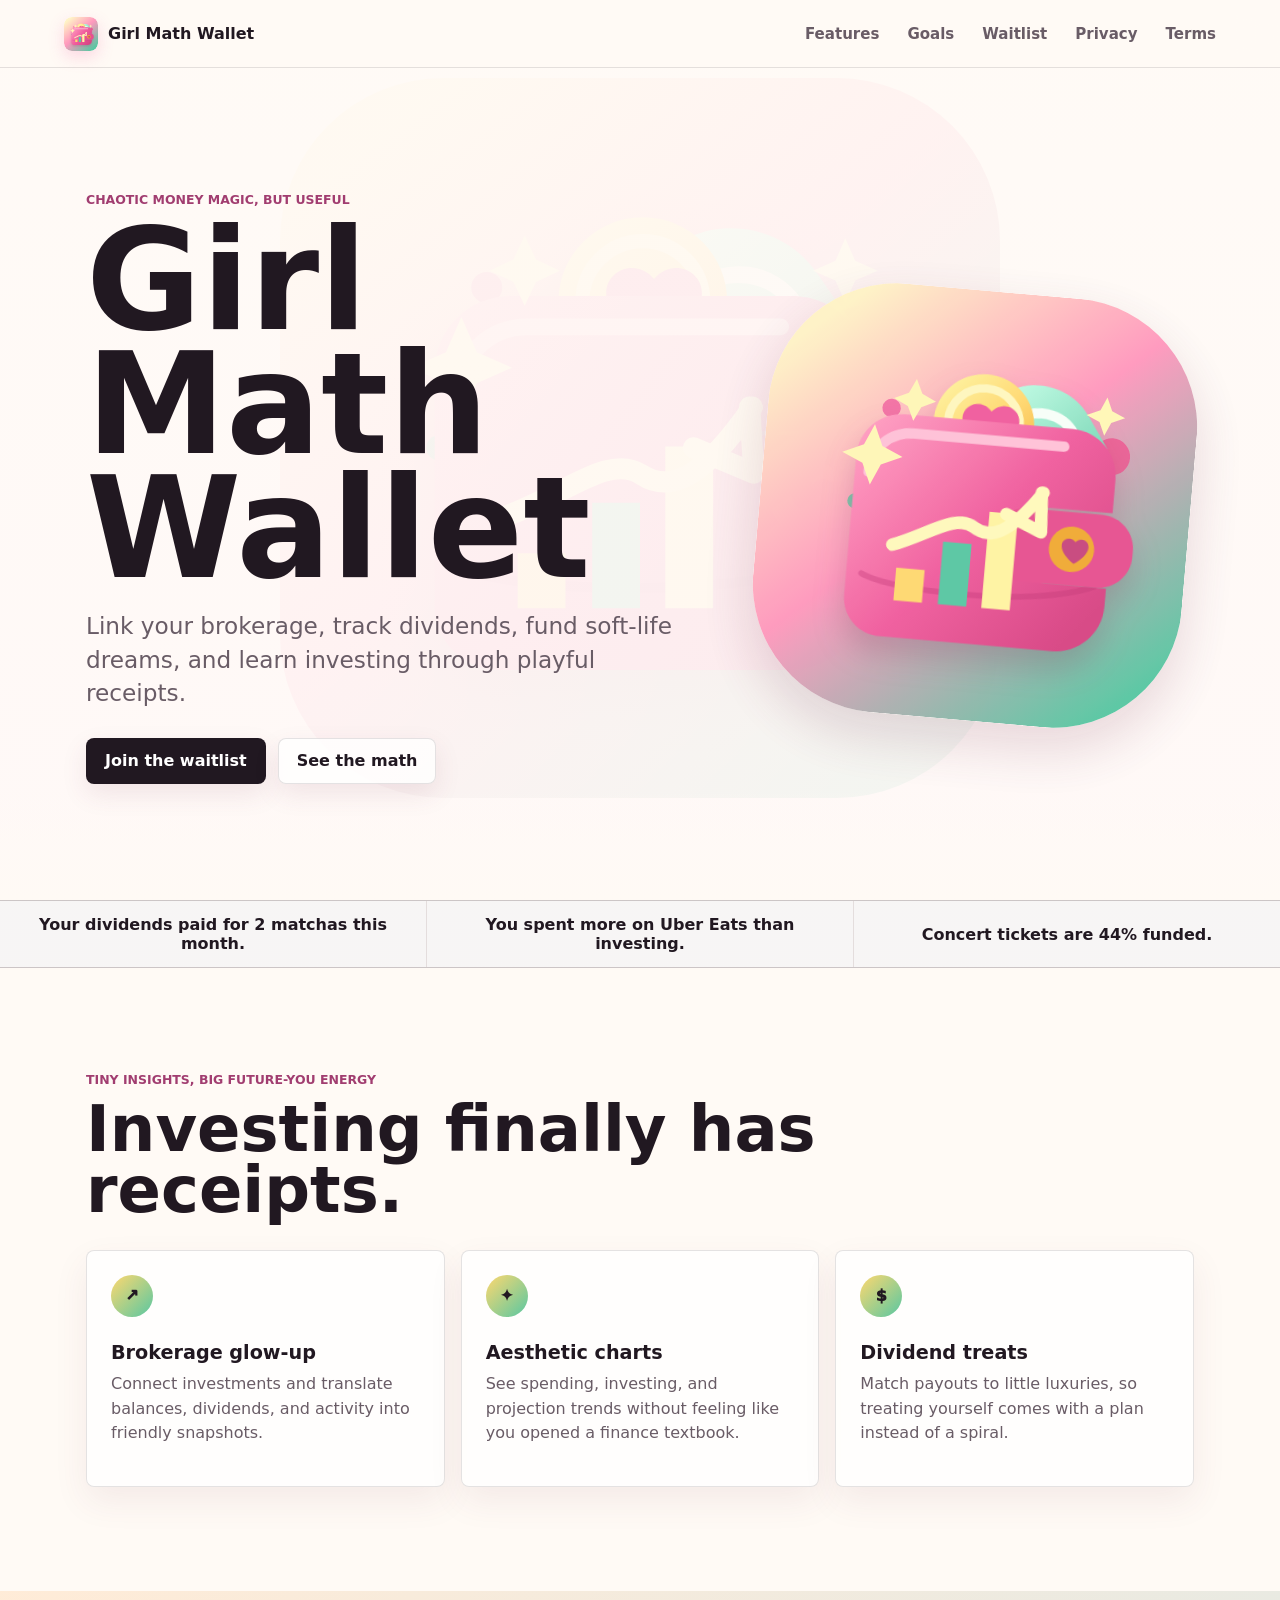
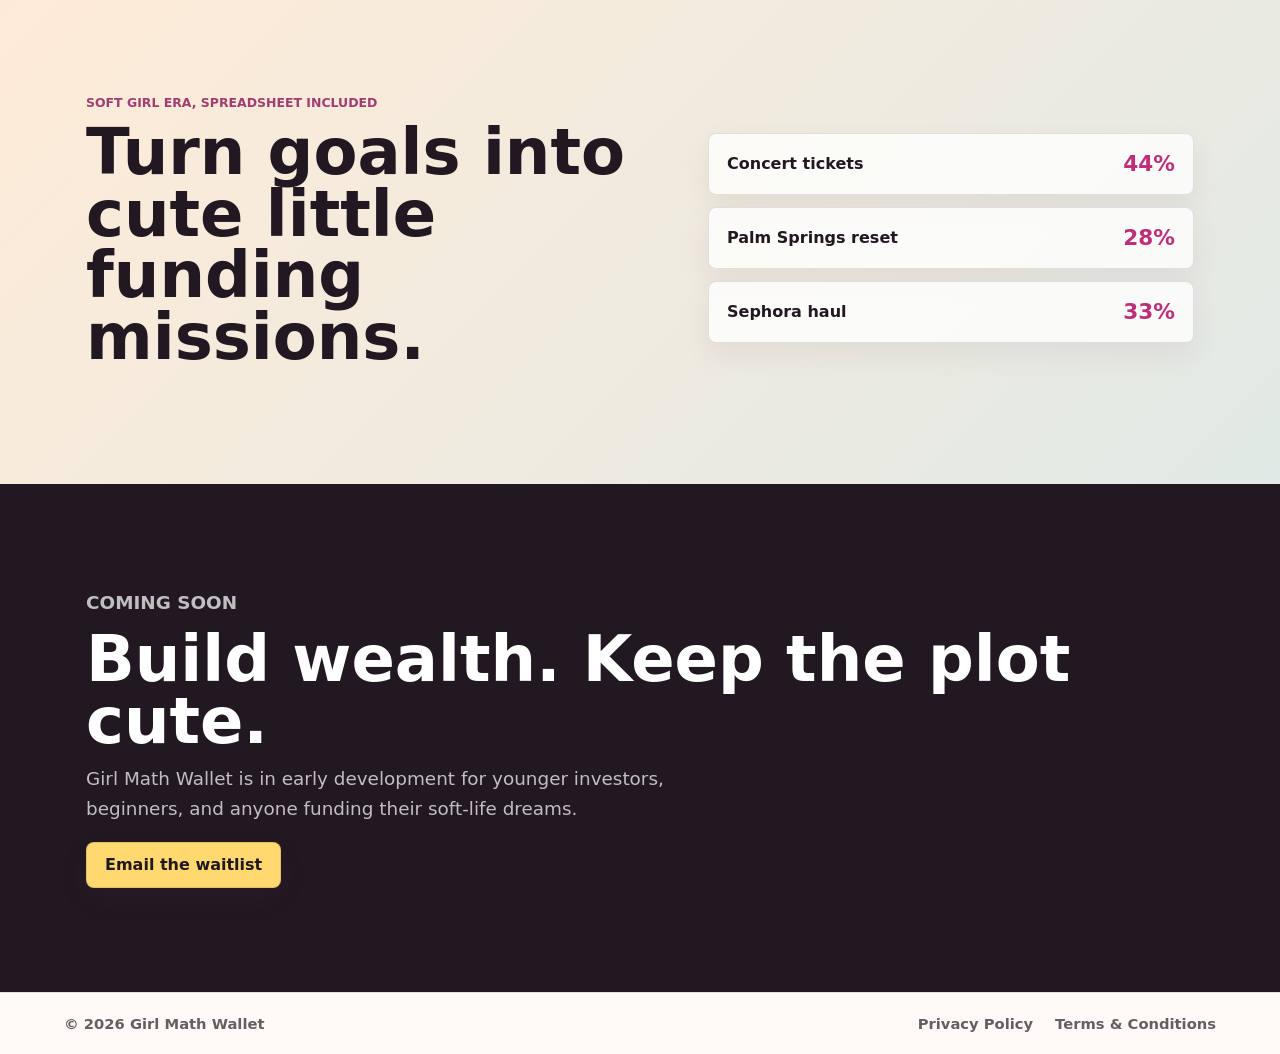
<file: index.html>
<!doctype html>
<html lang="en">
  <head>
    <meta charset="utf-8">
    <meta name="viewport" content="width=device-width, initial-scale=1">
    <meta name="description" content="Girl Math Wallet turns investing into chaotic, cute, and surprisingly useful money magic.">
    <title>Girl Math Wallet</title>
    <link rel="stylesheet" href="styles.css">
  </head>
  <body>
    <header class="site-header" aria-label="Primary">
      <a class="brand" href="#top" aria-label="Girl Math Wallet home">
        <img src="assets/girl-math-wallet-logo.svg" alt="" width="34" height="34">
        <span>Girl Math Wallet</span>
      </a>
      <nav aria-label="Site">
        <a href="#features">Features</a>
        <a href="#goals">Goals</a>
        <a href="#waitlist">Waitlist</a>
        <a href="privacy.html">Privacy</a>
        <a href="terms.html">Terms</a>
      </nav>
    </header>

    <main id="top">
      <section class="hero" aria-labelledby="hero-title">
        <img class="hero-art" src="assets/girl-math-wallet-logo.svg" alt="">
        <div class="hero-copy">
          <p class="eyebrow">Chaotic money magic, but useful</p>
          <h1 id="hero-title">Girl Math Wallet</h1>
          <p class="lede">
            Link your brokerage, track dividends, fund soft-life dreams, and learn investing through playful receipts.
          </p>
          <div class="hero-actions">
            <a class="button primary" href="#waitlist">Join the waitlist</a>
            <a class="button secondary" href="#features">See the math</a>
          </div>
        </div>
      </section>

      <section class="ticker" aria-label="Girl math examples">
        <span>Your dividends paid for 2 matchas this month.</span>
        <span>You spent more on Uber Eats than investing.</span>
        <span>Concert tickets are 44% funded.</span>
      </section>

      <section class="section" id="features" aria-labelledby="features-title">
        <div class="section-heading">
          <p class="eyebrow">Tiny insights, big future-you energy</p>
          <h2 id="features-title">Investing finally has receipts.</h2>
        </div>
        <div class="feature-grid">
          <article class="feature">
            <span class="icon">↗</span>
            <h3>Brokerage glow-up</h3>
            <p>Connect investments and translate balances, dividends, and activity into friendly snapshots.</p>
          </article>
          <article class="feature">
            <span class="icon">✦</span>
            <h3>Aesthetic charts</h3>
            <p>See spending, investing, and projection trends without feeling like you opened a finance textbook.</p>
          </article>
          <article class="feature">
            <span class="icon">$</span>
            <h3>Dividend treats</h3>
            <p>Match payouts to little luxuries, so treating yourself comes with a plan instead of a spiral.</p>
          </article>
        </div>
      </section>

      <section class="section dreams" id="goals" aria-labelledby="goals-title">
        <div>
          <p class="eyebrow">Soft girl era, spreadsheet included</p>
          <h2 id="goals-title">Turn goals into cute little funding missions.</h2>
        </div>
        <div class="goal-list" aria-label="Example goals">
          <div class="goal">
            <span>Concert tickets</span>
            <strong>44%</strong>
          </div>
          <div class="goal">
            <span>Palm Springs reset</span>
            <strong>28%</strong>
          </div>
          <div class="goal">
            <span>Sephora haul</span>
            <strong>33%</strong>
          </div>
        </div>
      </section>

      <section class="section waitlist" id="waitlist" aria-labelledby="waitlist-title">
        <p class="eyebrow">Coming soon</p>
        <h2 id="waitlist-title">Build wealth. Keep the plot cute.</h2>
        <p>Girl Math Wallet is in early development for younger investors, beginners, and anyone funding their soft-life dreams.</p>
        <a class="button primary" href="mailto:hello@girlmathwallet.app?subject=Girl%20Math%20Wallet%20Waitlist">Email the waitlist</a>
      </section>
    </main>

    <footer class="site-footer">
      <span>© 2026 Girl Math Wallet</span>
      <a href="privacy.html">Privacy Policy</a>
      <a href="terms.html">Terms & Conditions</a>
    </footer>
  </body>
</html>
</file>
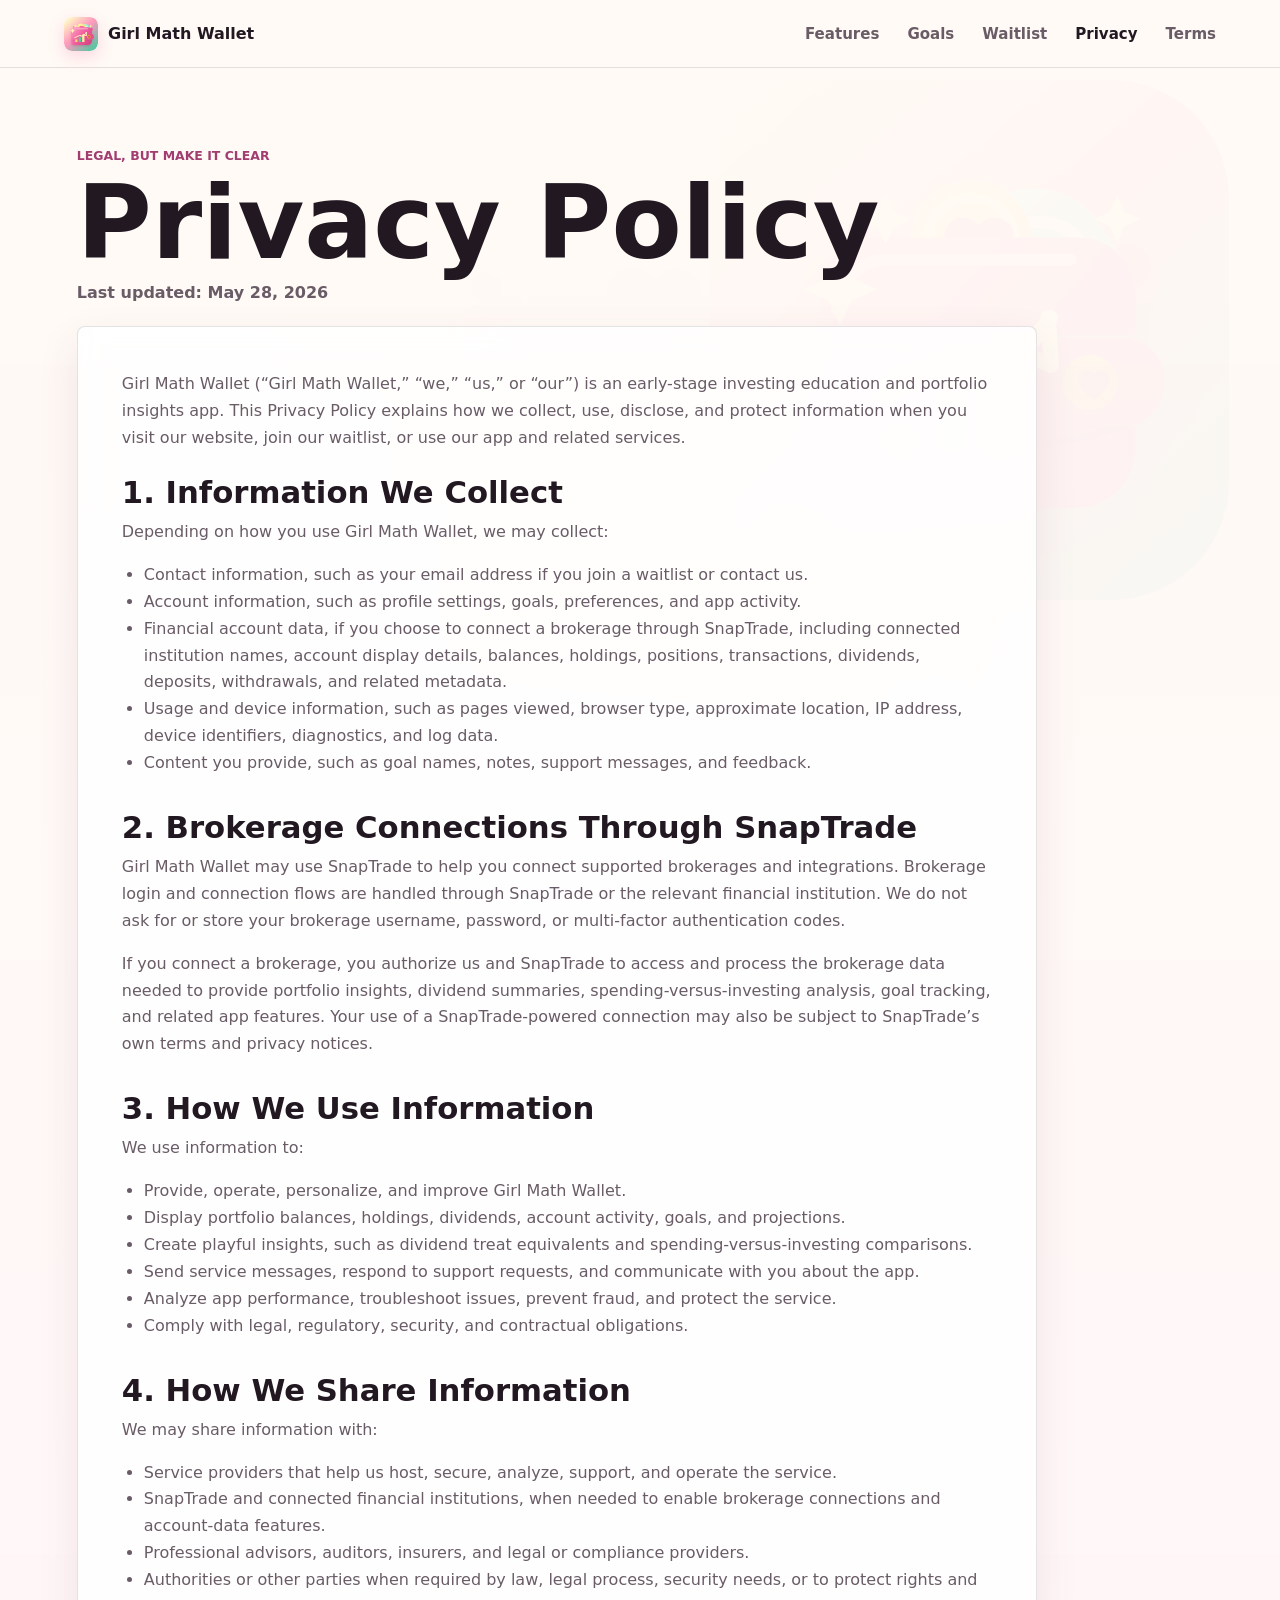
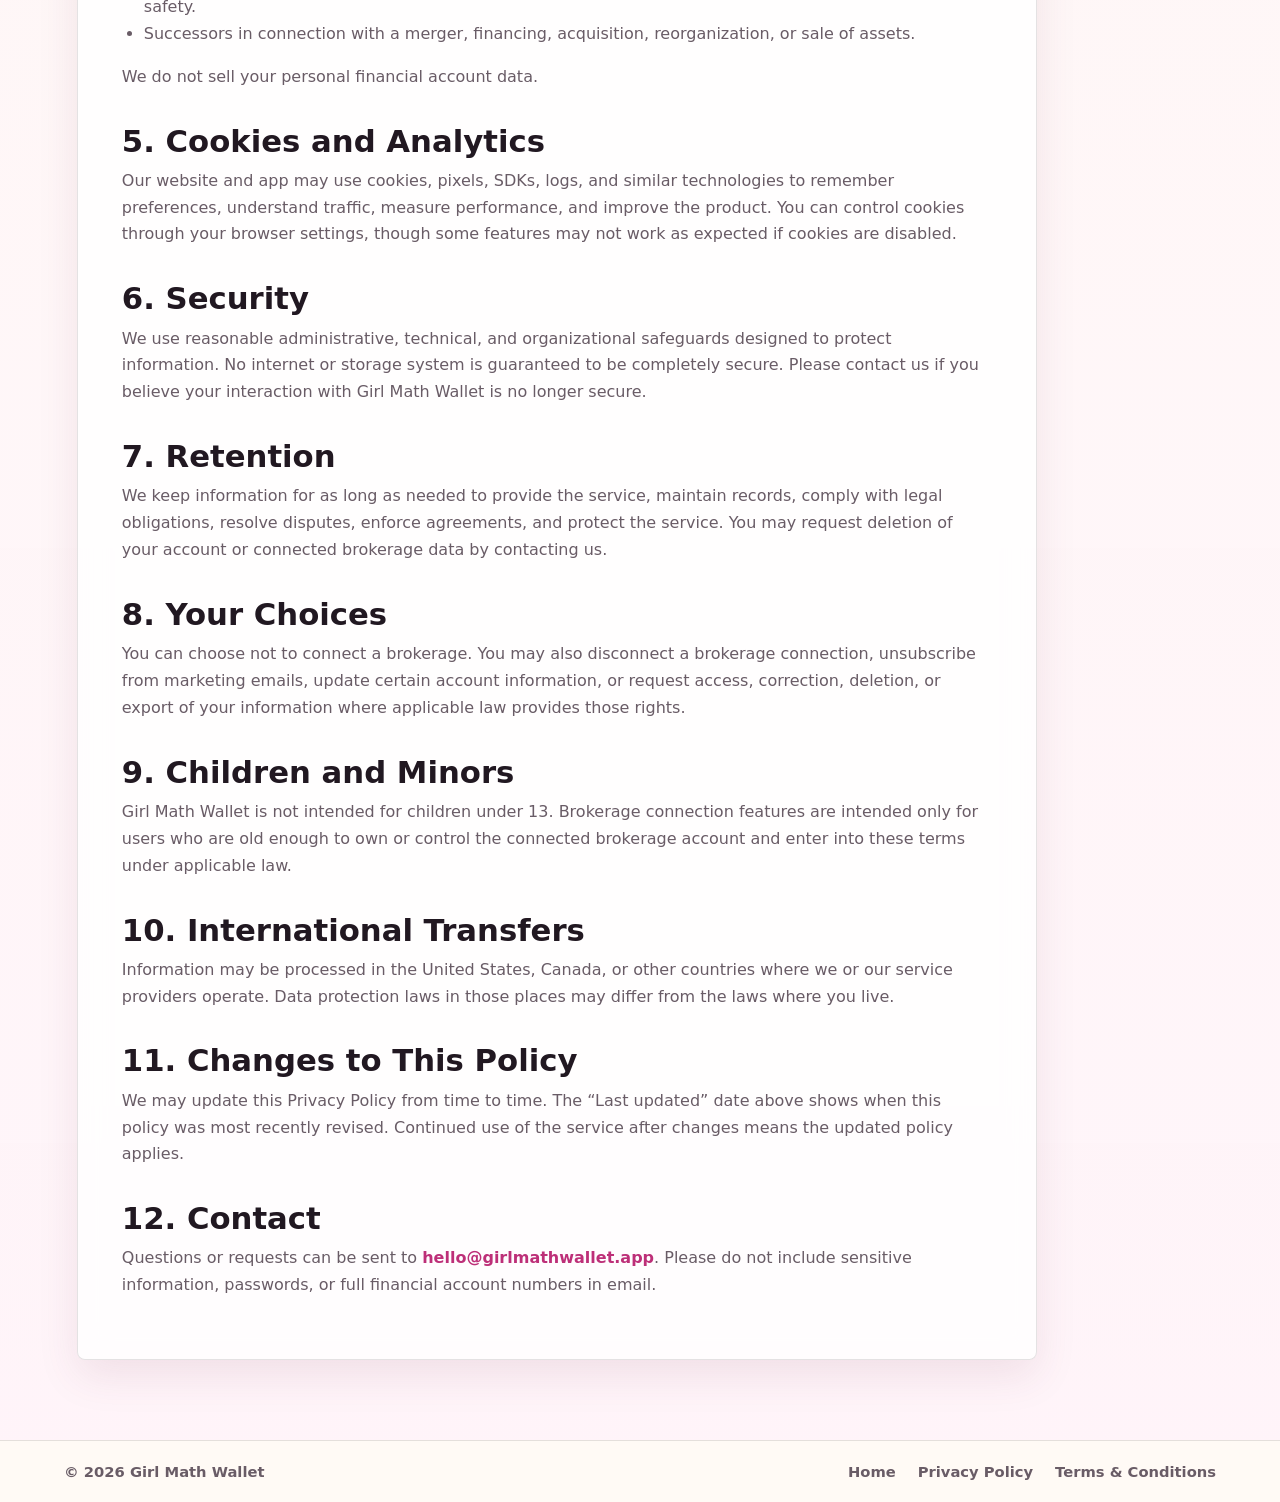
<file: privacy.html>
<!doctype html>
<html lang="en">
  <head>
    <meta charset="utf-8">
    <meta name="viewport" content="width=device-width, initial-scale=1">
    <meta name="description" content="Privacy Policy for Girl Math Wallet.">
    <title>Privacy Policy | Girl Math Wallet</title>
    <link rel="stylesheet" href="styles.css">
  </head>
  <body>
    <header class="site-header" aria-label="Primary">
      <a class="brand" href="index.html#top" aria-label="Girl Math Wallet home">
        <img src="assets/girl-math-wallet-logo.svg" alt="" width="34" height="34">
        <span>Girl Math Wallet</span>
      </a>
      <nav aria-label="Site">
        <a href="index.html#features">Features</a>
        <a href="index.html#goals">Goals</a>
        <a href="index.html#waitlist">Waitlist</a>
        <a href="privacy.html" aria-current="page">Privacy</a>
        <a href="terms.html">Terms</a>
      </nav>
    </header>

    <main class="legal-page">
      <section class="legal-hero">
        <p class="eyebrow">Legal, but make it clear</p>
        <h1>Privacy Policy</h1>
        <p>Last updated: May 28, 2026</p>
      </section>

      <article class="legal-card">
        <p>
          Girl Math Wallet (“Girl Math Wallet,” “we,” “us,” or “our”) is an early-stage investing education and portfolio insights app. This Privacy Policy explains how we collect, use, disclose, and protect information when you visit our website, join our waitlist, or use our app and related services.
        </p>

        <h2>1. Information We Collect</h2>
        <p>Depending on how you use Girl Math Wallet, we may collect:</p>
        <ul>
          <li>Contact information, such as your email address if you join a waitlist or contact us.</li>
          <li>Account information, such as profile settings, goals, preferences, and app activity.</li>
          <li>Financial account data, if you choose to connect a brokerage through SnapTrade, including connected institution names, account display details, balances, holdings, positions, transactions, dividends, deposits, withdrawals, and related metadata.</li>
          <li>Usage and device information, such as pages viewed, browser type, approximate location, IP address, device identifiers, diagnostics, and log data.</li>
          <li>Content you provide, such as goal names, notes, support messages, and feedback.</li>
        </ul>

        <h2>2. Brokerage Connections Through SnapTrade</h2>
        <p>
          Girl Math Wallet may use SnapTrade to help you connect supported brokerages and integrations. Brokerage login and connection flows are handled through SnapTrade or the relevant financial institution. We do not ask for or store your brokerage username, password, or multi-factor authentication codes.
        </p>
        <p>
          If you connect a brokerage, you authorize us and SnapTrade to access and process the brokerage data needed to provide portfolio insights, dividend summaries, spending-versus-investing analysis, goal tracking, and related app features. Your use of a SnapTrade-powered connection may also be subject to SnapTrade’s own terms and privacy notices.
        </p>

        <h2>3. How We Use Information</h2>
        <p>We use information to:</p>
        <ul>
          <li>Provide, operate, personalize, and improve Girl Math Wallet.</li>
          <li>Display portfolio balances, holdings, dividends, account activity, goals, and projections.</li>
          <li>Create playful insights, such as dividend treat equivalents and spending-versus-investing comparisons.</li>
          <li>Send service messages, respond to support requests, and communicate with you about the app.</li>
          <li>Analyze app performance, troubleshoot issues, prevent fraud, and protect the service.</li>
          <li>Comply with legal, regulatory, security, and contractual obligations.</li>
        </ul>

        <h2>4. How We Share Information</h2>
        <p>We may share information with:</p>
        <ul>
          <li>Service providers that help us host, secure, analyze, support, and operate the service.</li>
          <li>SnapTrade and connected financial institutions, when needed to enable brokerage connections and account-data features.</li>
          <li>Professional advisors, auditors, insurers, and legal or compliance providers.</li>
          <li>Authorities or other parties when required by law, legal process, security needs, or to protect rights and safety.</li>
          <li>Successors in connection with a merger, financing, acquisition, reorganization, or sale of assets.</li>
        </ul>
        <p>We do not sell your personal financial account data.</p>

        <h2>5. Cookies and Analytics</h2>
        <p>
          Our website and app may use cookies, pixels, SDKs, logs, and similar technologies to remember preferences, understand traffic, measure performance, and improve the product. You can control cookies through your browser settings, though some features may not work as expected if cookies are disabled.
        </p>

        <h2>6. Security</h2>
        <p>
          We use reasonable administrative, technical, and organizational safeguards designed to protect information. No internet or storage system is guaranteed to be completely secure. Please contact us if you believe your interaction with Girl Math Wallet is no longer secure.
        </p>

        <h2>7. Retention</h2>
        <p>
          We keep information for as long as needed to provide the service, maintain records, comply with legal obligations, resolve disputes, enforce agreements, and protect the service. You may request deletion of your account or connected brokerage data by contacting us.
        </p>

        <h2>8. Your Choices</h2>
        <p>
          You can choose not to connect a brokerage. You may also disconnect a brokerage connection, unsubscribe from marketing emails, update certain account information, or request access, correction, deletion, or export of your information where applicable law provides those rights.
        </p>

        <h2>9. Children and Minors</h2>
        <p>
          Girl Math Wallet is not intended for children under 13. Brokerage connection features are intended only for users who are old enough to own or control the connected brokerage account and enter into these terms under applicable law.
        </p>

        <h2>10. International Transfers</h2>
        <p>
          Information may be processed in the United States, Canada, or other countries where we or our service providers operate. Data protection laws in those places may differ from the laws where you live.
        </p>

        <h2>11. Changes to This Policy</h2>
        <p>
          We may update this Privacy Policy from time to time. The “Last updated” date above shows when this policy was most recently revised. Continued use of the service after changes means the updated policy applies.
        </p>

        <h2>12. Contact</h2>
        <p>
          Questions or requests can be sent to <a href="mailto:hello@girlmathwallet.app">hello@girlmathwallet.app</a>. Please do not include sensitive information, passwords, or full financial account numbers in email.
        </p>
      </article>
    </main>

    <footer class="site-footer">
      <span>© 2026 Girl Math Wallet</span>
      <a href="index.html">Home</a>
      <a href="privacy.html">Privacy Policy</a>
      <a href="terms.html">Terms & Conditions</a>
    </footer>
  </body>
</html>
</file>
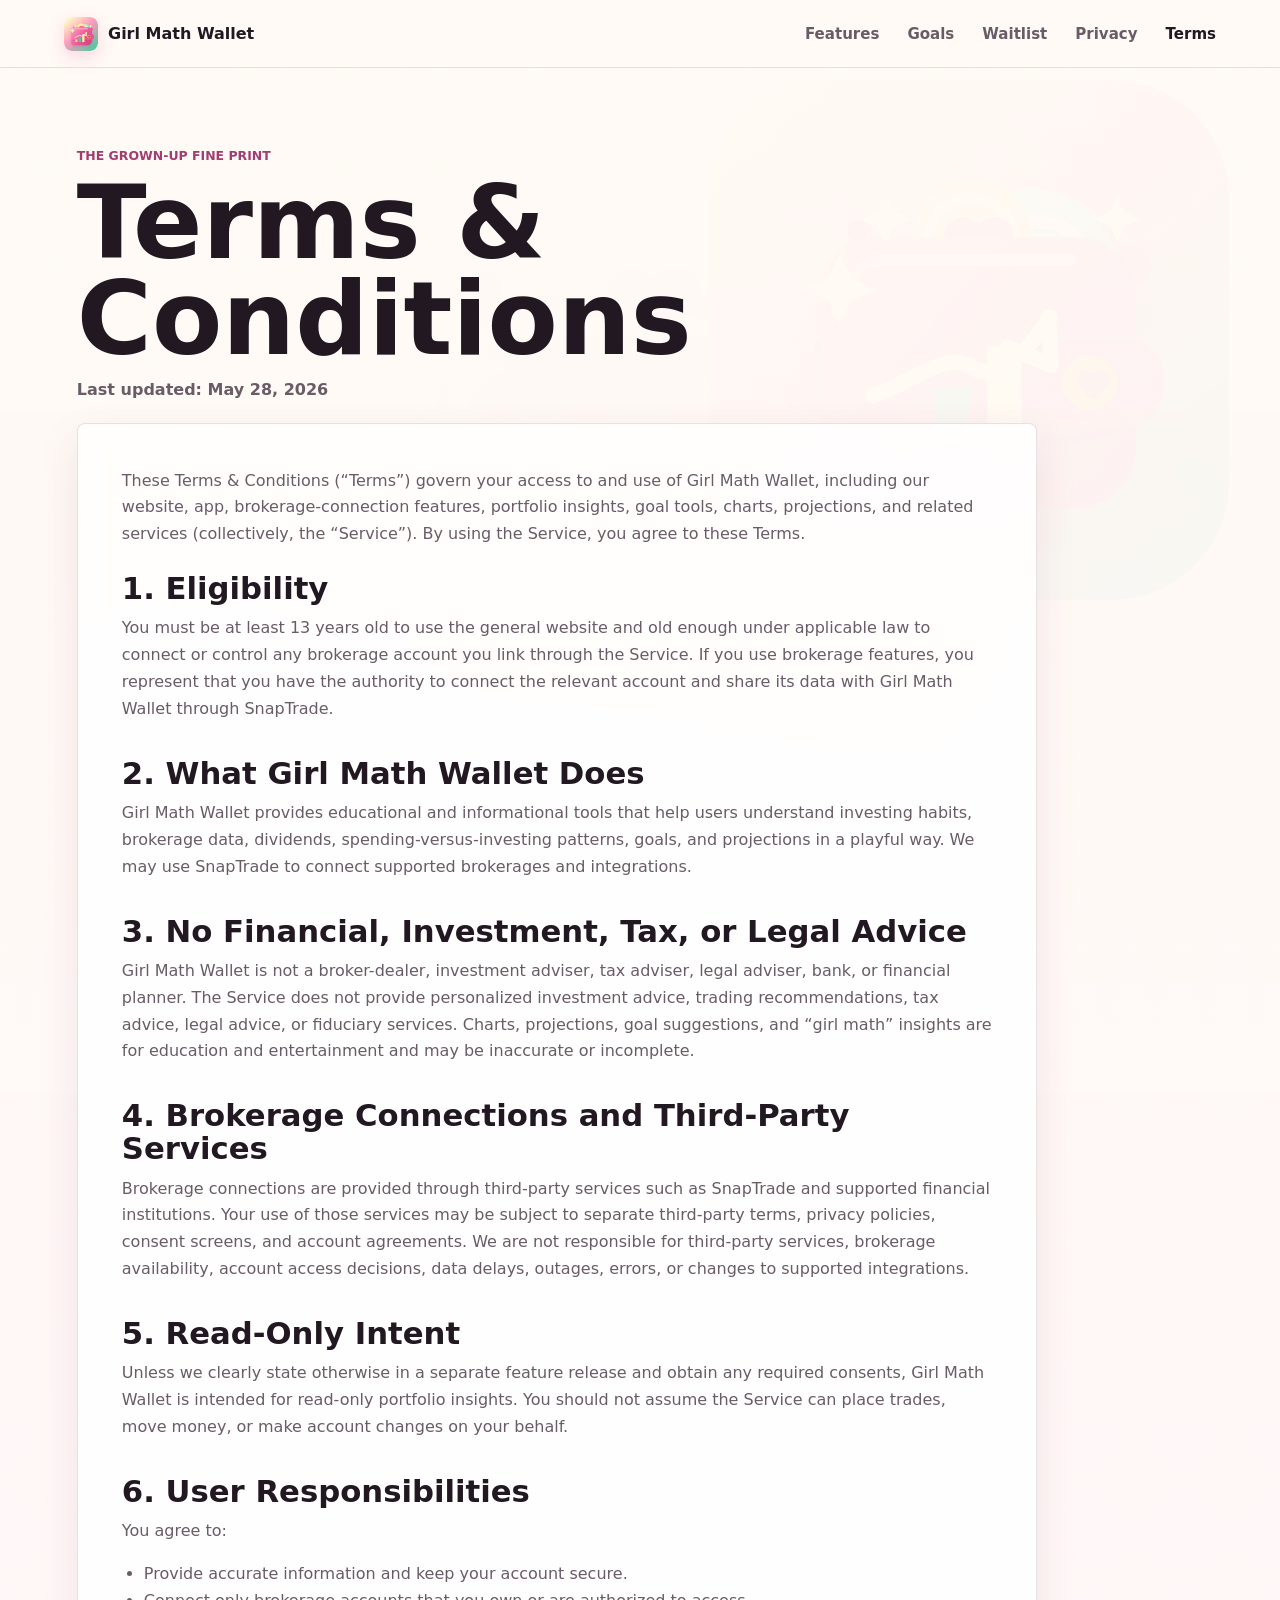
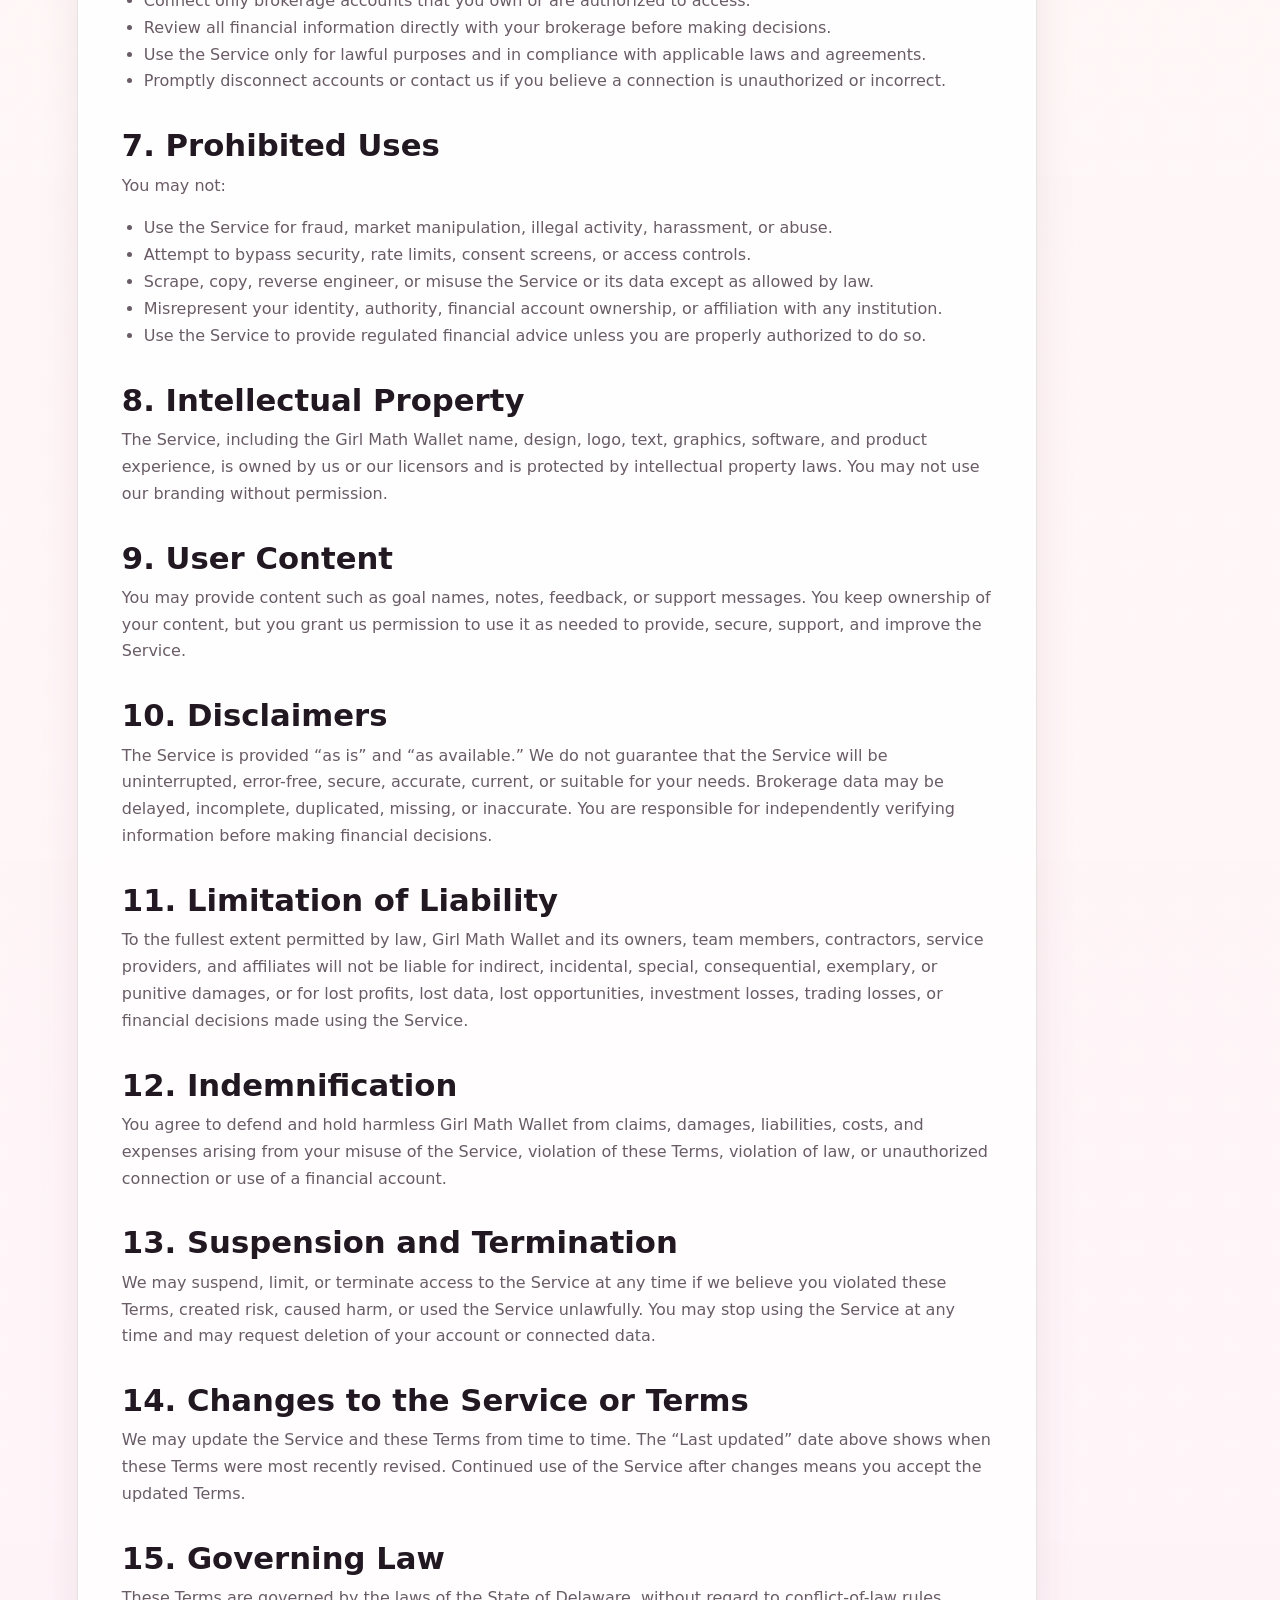
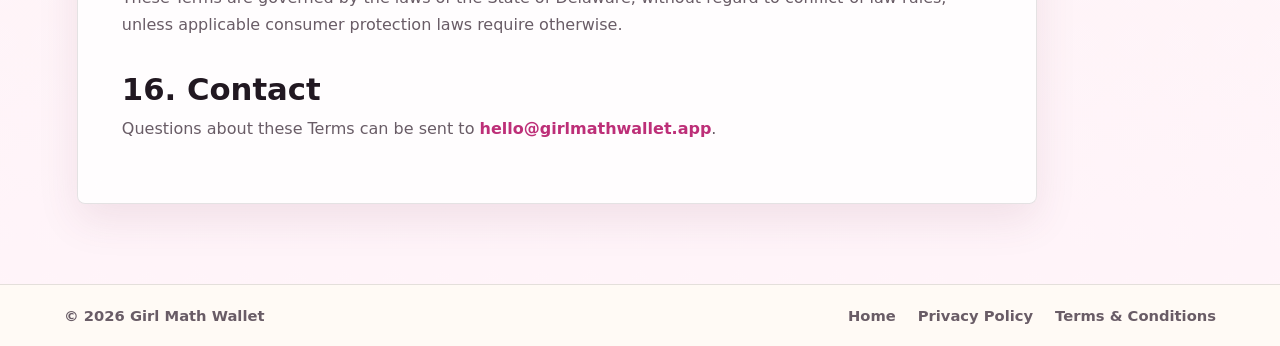
<file: terms.html>
<!doctype html>
<html lang="en">
  <head>
    <meta charset="utf-8">
    <meta name="viewport" content="width=device-width, initial-scale=1">
    <meta name="description" content="Terms and Conditions for Girl Math Wallet.">
    <title>Terms & Conditions | Girl Math Wallet</title>
    <link rel="stylesheet" href="styles.css">
  </head>
  <body>
    <header class="site-header" aria-label="Primary">
      <a class="brand" href="index.html#top" aria-label="Girl Math Wallet home">
        <img src="assets/girl-math-wallet-logo.svg" alt="" width="34" height="34">
        <span>Girl Math Wallet</span>
      </a>
      <nav aria-label="Site">
        <a href="index.html#features">Features</a>
        <a href="index.html#goals">Goals</a>
        <a href="index.html#waitlist">Waitlist</a>
        <a href="privacy.html">Privacy</a>
        <a href="terms.html" aria-current="page">Terms</a>
      </nav>
    </header>

    <main class="legal-page">
      <section class="legal-hero">
        <p class="eyebrow">The grown-up fine print</p>
        <h1>Terms & Conditions</h1>
        <p>Last updated: May 28, 2026</p>
      </section>

      <article class="legal-card">
        <p>
          These Terms & Conditions (“Terms”) govern your access to and use of Girl Math Wallet, including our website, app, brokerage-connection features, portfolio insights, goal tools, charts, projections, and related services (collectively, the “Service”). By using the Service, you agree to these Terms.
        </p>

        <h2>1. Eligibility</h2>
        <p>
          You must be at least 13 years old to use the general website and old enough under applicable law to connect or control any brokerage account you link through the Service. If you use brokerage features, you represent that you have the authority to connect the relevant account and share its data with Girl Math Wallet through SnapTrade.
        </p>

        <h2>2. What Girl Math Wallet Does</h2>
        <p>
          Girl Math Wallet provides educational and informational tools that help users understand investing habits, brokerage data, dividends, spending-versus-investing patterns, goals, and projections in a playful way. We may use SnapTrade to connect supported brokerages and integrations.
        </p>

        <h2>3. No Financial, Investment, Tax, or Legal Advice</h2>
        <p>
          Girl Math Wallet is not a broker-dealer, investment adviser, tax adviser, legal adviser, bank, or financial planner. The Service does not provide personalized investment advice, trading recommendations, tax advice, legal advice, or fiduciary services. Charts, projections, goal suggestions, and “girl math” insights are for education and entertainment and may be inaccurate or incomplete.
        </p>

        <h2>4. Brokerage Connections and Third-Party Services</h2>
        <p>
          Brokerage connections are provided through third-party services such as SnapTrade and supported financial institutions. Your use of those services may be subject to separate third-party terms, privacy policies, consent screens, and account agreements. We are not responsible for third-party services, brokerage availability, account access decisions, data delays, outages, errors, or changes to supported integrations.
        </p>

        <h2>5. Read-Only Intent</h2>
        <p>
          Unless we clearly state otherwise in a separate feature release and obtain any required consents, Girl Math Wallet is intended for read-only portfolio insights. You should not assume the Service can place trades, move money, or make account changes on your behalf.
        </p>

        <h2>6. User Responsibilities</h2>
        <p>You agree to:</p>
        <ul>
          <li>Provide accurate information and keep your account secure.</li>
          <li>Connect only brokerage accounts that you own or are authorized to access.</li>
          <li>Review all financial information directly with your brokerage before making decisions.</li>
          <li>Use the Service only for lawful purposes and in compliance with applicable laws and agreements.</li>
          <li>Promptly disconnect accounts or contact us if you believe a connection is unauthorized or incorrect.</li>
        </ul>

        <h2>7. Prohibited Uses</h2>
        <p>You may not:</p>
        <ul>
          <li>Use the Service for fraud, market manipulation, illegal activity, harassment, or abuse.</li>
          <li>Attempt to bypass security, rate limits, consent screens, or access controls.</li>
          <li>Scrape, copy, reverse engineer, or misuse the Service or its data except as allowed by law.</li>
          <li>Misrepresent your identity, authority, financial account ownership, or affiliation with any institution.</li>
          <li>Use the Service to provide regulated financial advice unless you are properly authorized to do so.</li>
        </ul>

        <h2>8. Intellectual Property</h2>
        <p>
          The Service, including the Girl Math Wallet name, design, logo, text, graphics, software, and product experience, is owned by us or our licensors and is protected by intellectual property laws. You may not use our branding without permission.
        </p>

        <h2>9. User Content</h2>
        <p>
          You may provide content such as goal names, notes, feedback, or support messages. You keep ownership of your content, but you grant us permission to use it as needed to provide, secure, support, and improve the Service.
        </p>

        <h2>10. Disclaimers</h2>
        <p>
          The Service is provided “as is” and “as available.” We do not guarantee that the Service will be uninterrupted, error-free, secure, accurate, current, or suitable for your needs. Brokerage data may be delayed, incomplete, duplicated, missing, or inaccurate. You are responsible for independently verifying information before making financial decisions.
        </p>

        <h2>11. Limitation of Liability</h2>
        <p>
          To the fullest extent permitted by law, Girl Math Wallet and its owners, team members, contractors, service providers, and affiliates will not be liable for indirect, incidental, special, consequential, exemplary, or punitive damages, or for lost profits, lost data, lost opportunities, investment losses, trading losses, or financial decisions made using the Service.
        </p>

        <h2>12. Indemnification</h2>
        <p>
          You agree to defend and hold harmless Girl Math Wallet from claims, damages, liabilities, costs, and expenses arising from your misuse of the Service, violation of these Terms, violation of law, or unauthorized connection or use of a financial account.
        </p>

        <h2>13. Suspension and Termination</h2>
        <p>
          We may suspend, limit, or terminate access to the Service at any time if we believe you violated these Terms, created risk, caused harm, or used the Service unlawfully. You may stop using the Service at any time and may request deletion of your account or connected data.
        </p>

        <h2>14. Changes to the Service or Terms</h2>
        <p>
          We may update the Service and these Terms from time to time. The “Last updated” date above shows when these Terms were most recently revised. Continued use of the Service after changes means you accept the updated Terms.
        </p>

        <h2>15. Governing Law</h2>
        <p>
          These Terms are governed by the laws of the State of Delaware, without regard to conflict-of-law rules, unless applicable consumer protection laws require otherwise.
        </p>

        <h2>16. Contact</h2>
        <p>
          Questions about these Terms can be sent to <a href="mailto:hello@girlmathwallet.app">hello@girlmathwallet.app</a>.
        </p>
      </article>
    </main>

    <footer class="site-footer">
      <span>© 2026 Girl Math Wallet</span>
      <a href="index.html">Home</a>
      <a href="privacy.html">Privacy Policy</a>
      <a href="terms.html">Terms & Conditions</a>
    </footer>
  </body>
</html>
</file>
<file: styles.css>
:root {
  color-scheme: light;
  --ink: #211821;
  --muted: #695c66;
  --rose: #f05c9d;
  --coral: #ff8066;
  --mint: #58c7a2;
  --butter: #ffd86f;
  --paper: #fffaf5;
  --shell: #fff1f5;
  --line: rgba(33, 24, 33, 0.12);
  --shadow: 0 22px 55px rgba(115, 47, 76, 0.18);
}

* {
  box-sizing: border-box;
}

html {
  scroll-behavior: smooth;
}

body {
  margin: 0;
  color: var(--ink);
  font-family: Inter, ui-sans-serif, system-ui, -apple-system, BlinkMacSystemFont, "Segoe UI", sans-serif;
  background:
    linear-gradient(180deg, rgba(255, 250, 245, 0.92), rgba(255, 244, 249, 0.96)),
    url("assets/girl-math-wallet-logo.svg") center 78px / min(62vw, 720px) no-repeat fixed;
}

a {
  color: inherit;
  text-decoration: none;
}

.site-header {
  position: sticky;
  top: 0;
  z-index: 10;
  display: flex;
  align-items: center;
  justify-content: space-between;
  gap: 24px;
  min-height: 68px;
  padding: 14px clamp(18px, 5vw, 64px);
  background: rgba(255, 250, 245, 0.78);
  border-bottom: 1px solid var(--line);
  backdrop-filter: blur(18px);
}

.brand,
nav,
.hero-actions {
  display: flex;
  align-items: center;
}

.brand {
  gap: 10px;
  font-weight: 800;
}

.brand img {
  border-radius: 8px;
  box-shadow: 0 6px 16px rgba(240, 92, 157, 0.22);
}

nav {
  gap: clamp(12px, 3vw, 28px);
  color: var(--muted);
  font-size: 0.94rem;
  font-weight: 700;
}

nav a:hover {
  color: var(--ink);
}

nav a[aria-current="page"] {
  color: var(--ink);
}

.hero {
  position: relative;
  min-height: calc(100svh - 68px);
  display: grid;
  align-items: center;
  padding: clamp(42px, 8vw, 92px) clamp(22px, 7vw, 86px) 84px;
  overflow: hidden;
}

.hero::after {
  content: "";
  position: absolute;
  inset: auto 0 0;
  height: 112px;
  background: linear-gradient(180deg, rgba(255, 250, 245, 0), var(--paper));
  pointer-events: none;
}

.hero-art {
  position: absolute;
  right: clamp(10px, 7vw, 96px);
  top: 50%;
  width: min(42vw, 430px);
  max-width: 430px;
  border-radius: 30%;
  box-shadow: var(--shadow);
  transform: translateY(-45%) rotate(5deg);
  opacity: 0.96;
}

.hero-copy {
  position: relative;
  z-index: 1;
  max-width: 680px;
}

.eyebrow {
  margin: 0 0 12px;
  color: #a13d70;
  font-size: 0.78rem;
  font-weight: 900;
  letter-spacing: 0;
  text-transform: uppercase;
}

h1,
h2,
h3,
p {
  margin-top: 0;
}

h1 {
  margin-bottom: 18px;
  font-size: clamp(4rem, 11vw, 9.25rem);
  line-height: 0.88;
  letter-spacing: 0;
}

h2 {
  margin-bottom: 12px;
  font-size: clamp(2rem, 5vw, 4.6rem);
  line-height: 0.96;
  letter-spacing: 0;
}

h3 {
  margin-bottom: 8px;
  font-size: 1.2rem;
}

.lede {
  max-width: 590px;
  color: var(--muted);
  font-size: clamp(1.1rem, 2vw, 1.45rem);
  line-height: 1.45;
}

.hero-actions {
  flex-wrap: wrap;
  gap: 12px;
  margin-top: 28px;
}

.button {
  display: inline-flex;
  align-items: center;
  justify-content: center;
  min-height: 46px;
  padding: 0 18px;
  border-radius: 8px;
  border: 1px solid var(--line);
  font-weight: 850;
  box-shadow: 0 10px 26px rgba(115, 47, 76, 0.1);
}

.button.primary {
  color: white;
  background: var(--ink);
}

.button.secondary {
  color: var(--ink);
  background: rgba(255, 255, 255, 0.78);
}

.ticker {
  display: grid;
  grid-template-columns: repeat(3, minmax(0, 1fr));
  gap: 1px;
  background: var(--line);
  border-block: 1px solid var(--line);
}

.ticker span {
  min-height: 64px;
  display: flex;
  align-items: center;
  justify-content: center;
  padding: 14px 18px;
  text-align: center;
  font-weight: 800;
  background: rgba(255, 255, 255, 0.72);
}

.section {
  padding: clamp(56px, 9vw, 104px) clamp(22px, 7vw, 86px);
  background: var(--paper);
}

.section-heading {
  max-width: 820px;
  margin-bottom: 28px;
}

.feature-grid {
  display: grid;
  grid-template-columns: repeat(3, minmax(0, 1fr));
  gap: 16px;
}

.feature {
  min-height: 230px;
  padding: 24px;
  border: 1px solid var(--line);
  border-radius: 8px;
  background: rgba(255, 255, 255, 0.76);
  box-shadow: 0 14px 34px rgba(115, 47, 76, 0.08);
}

.feature p {
  color: var(--muted);
  line-height: 1.55;
}

.icon {
  width: 42px;
  height: 42px;
  display: inline-flex;
  align-items: center;
  justify-content: center;
  margin-bottom: 24px;
  border-radius: 50%;
  color: var(--ink);
  background: linear-gradient(135deg, var(--butter), var(--mint));
  font-weight: 950;
}

.dreams {
  display: grid;
  grid-template-columns: minmax(0, 1.1fr) minmax(300px, 0.9fr);
  gap: 28px;
  align-items: center;
  background:
    linear-gradient(135deg, rgba(255, 216, 111, 0.22), rgba(88, 199, 162, 0.18)),
    var(--shell);
}

.goal-list {
  display: grid;
  gap: 12px;
}

.goal {
  display: flex;
  align-items: center;
  justify-content: space-between;
  gap: 16px;
  min-height: 62px;
  padding: 16px 18px;
  border: 1px solid var(--line);
  border-radius: 8px;
  background: rgba(255, 255, 255, 0.78);
  box-shadow: 0 12px 28px rgba(115, 47, 76, 0.08);
}

.goal span {
  font-weight: 800;
}

.goal strong {
  color: #bd2f78;
  font-size: 1.35rem;
}

.waitlist {
  min-height: 54svh;
  display: grid;
  align-content: center;
  justify-items: start;
  background: var(--ink);
  color: white;
}

.waitlist .eyebrow,
.waitlist p {
  color: rgba(255, 255, 255, 0.72);
}

.waitlist p {
  max-width: 650px;
  font-size: 1.15rem;
  line-height: 1.6;
}

.waitlist .button.primary {
  color: var(--ink);
  background: var(--butter);
}

.site-footer {
  display: flex;
  flex-wrap: wrap;
  align-items: center;
  gap: 14px 22px;
  padding: 22px clamp(18px, 5vw, 64px);
  color: var(--muted);
  background: var(--paper);
  border-top: 1px solid var(--line);
  font-size: 0.92rem;
  font-weight: 700;
}

.site-footer span {
  margin-right: auto;
}

.site-footer a:hover {
  color: var(--ink);
}

.legal-page {
  min-height: 100svh;
  padding: clamp(38px, 7vw, 80px) clamp(18px, 6vw, 84px);
  background:
    linear-gradient(180deg, rgba(255, 250, 245, 0.96), rgba(255, 244, 249, 0.98)),
    url("assets/girl-math-wallet-logo.svg") right 4vw top 80px / min(42vw, 520px) no-repeat fixed;
}

.legal-hero {
  max-width: 900px;
  margin-bottom: 24px;
}

.legal-hero h1 {
  margin-bottom: 12px;
  font-size: clamp(3rem, 8vw, 6.8rem);
  line-height: 0.94;
}

.legal-hero p:last-child {
  color: var(--muted);
  font-weight: 800;
}

.legal-card {
  max-width: 960px;
  padding: clamp(22px, 4vw, 44px);
  border: 1px solid var(--line);
  border-radius: 8px;
  background: rgba(255, 255, 255, 0.82);
  box-shadow: 0 16px 42px rgba(115, 47, 76, 0.1);
  backdrop-filter: blur(14px);
}

.legal-card h2 {
  margin: 34px 0 10px;
  font-size: clamp(1.35rem, 2.4vw, 2rem);
  line-height: 1.08;
}

.legal-card h2:first-of-type {
  margin-top: 24px;
}

.legal-card p,
.legal-card li {
  color: var(--muted);
  font-size: 1rem;
  line-height: 1.68;
}

.legal-card ul {
  padding-left: 22px;
}

.legal-card a {
  color: #bd2f78;
  font-weight: 850;
}

@media (max-width: 820px) {
  .site-header {
    align-items: flex-start;
    flex-direction: column;
    gap: 10px;
  }

  .hero {
    min-height: 780px;
    align-items: end;
    padding-top: 46px;
  }

  .hero-art {
    top: 70px;
    right: 50%;
    width: min(72vw, 360px);
    transform: translateX(50%) rotate(4deg);
  }

  .hero-copy {
    padding-top: 320px;
  }

  h1 {
    font-size: clamp(3.4rem, 18vw, 5.4rem);
  }

  .ticker,
  .feature-grid,
  .dreams {
    grid-template-columns: 1fr;
  }
}

@media (max-width: 520px) {
  nav {
    width: 100%;
    justify-content: flex-start;
    flex-wrap: wrap;
    font-size: 0.86rem;
  }

  .button {
    width: 100%;
  }

  .hero-actions {
    width: 100%;
  }
}
</file>
